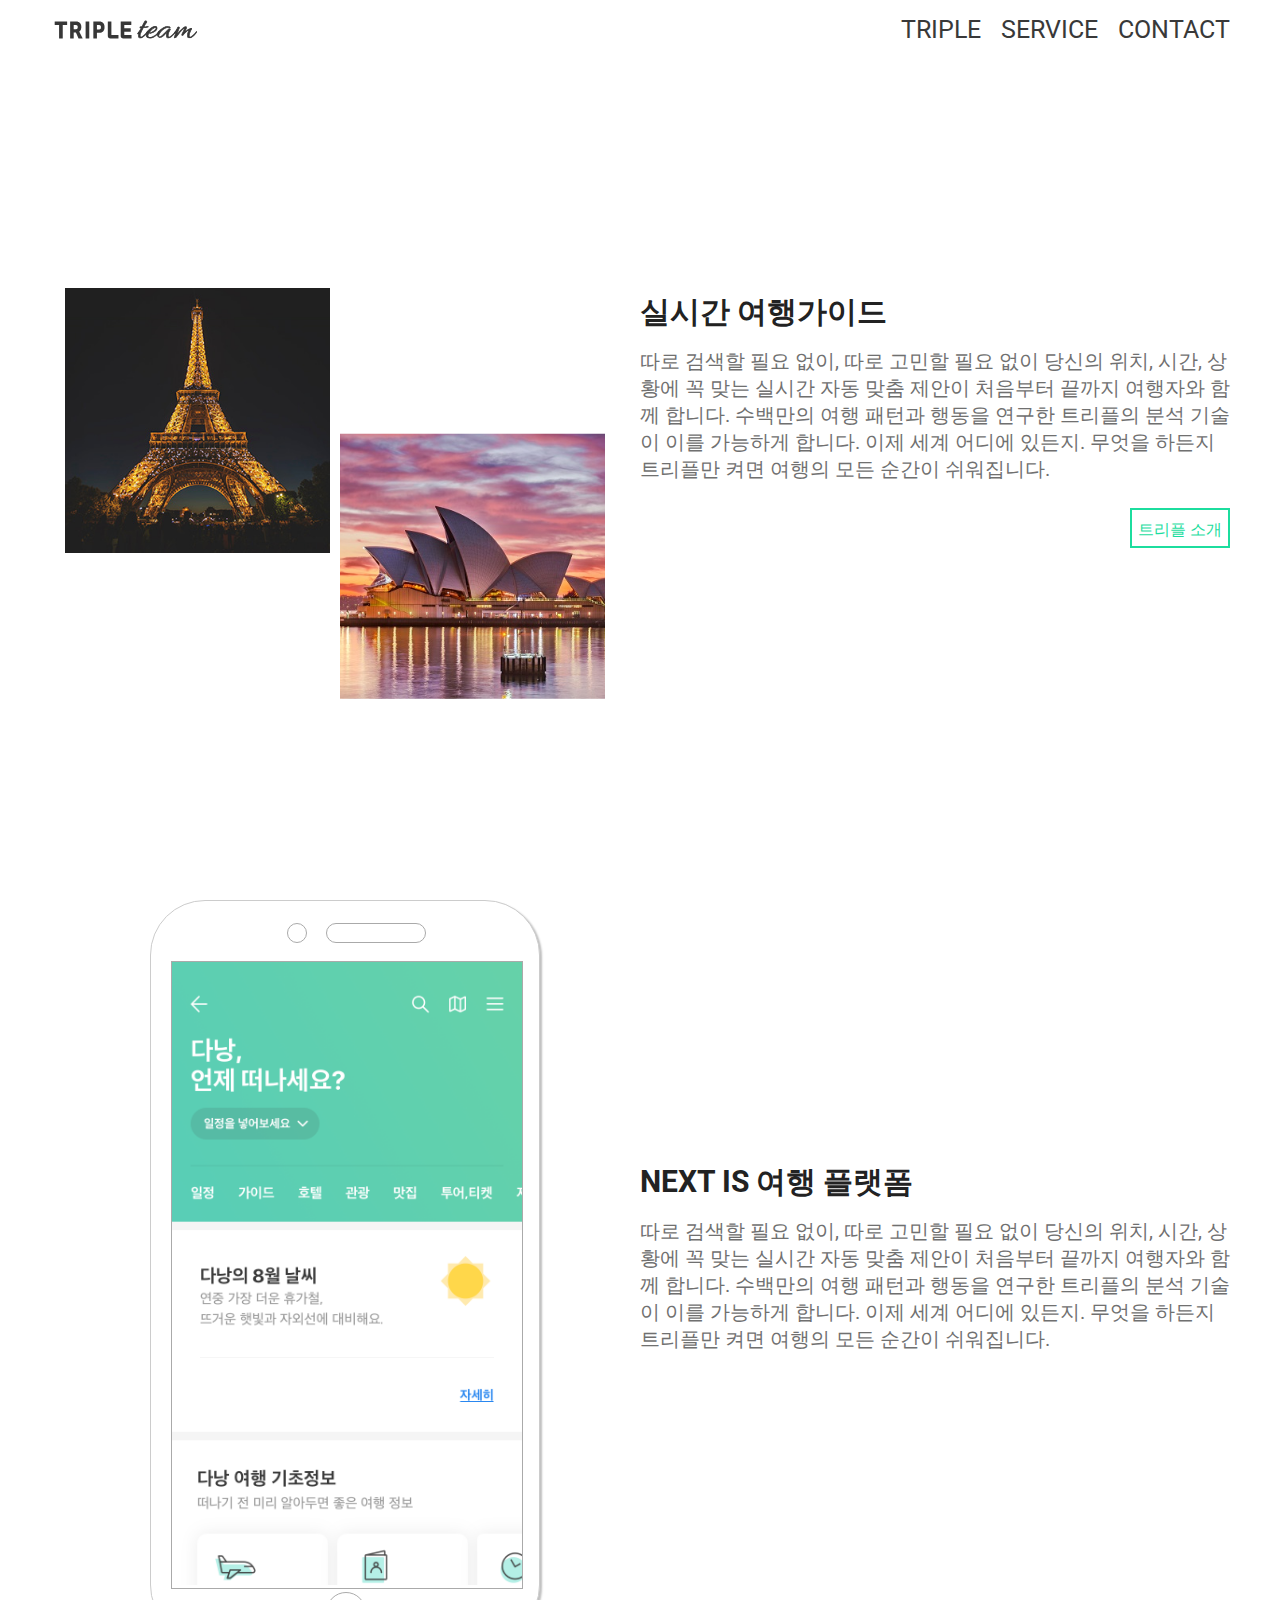
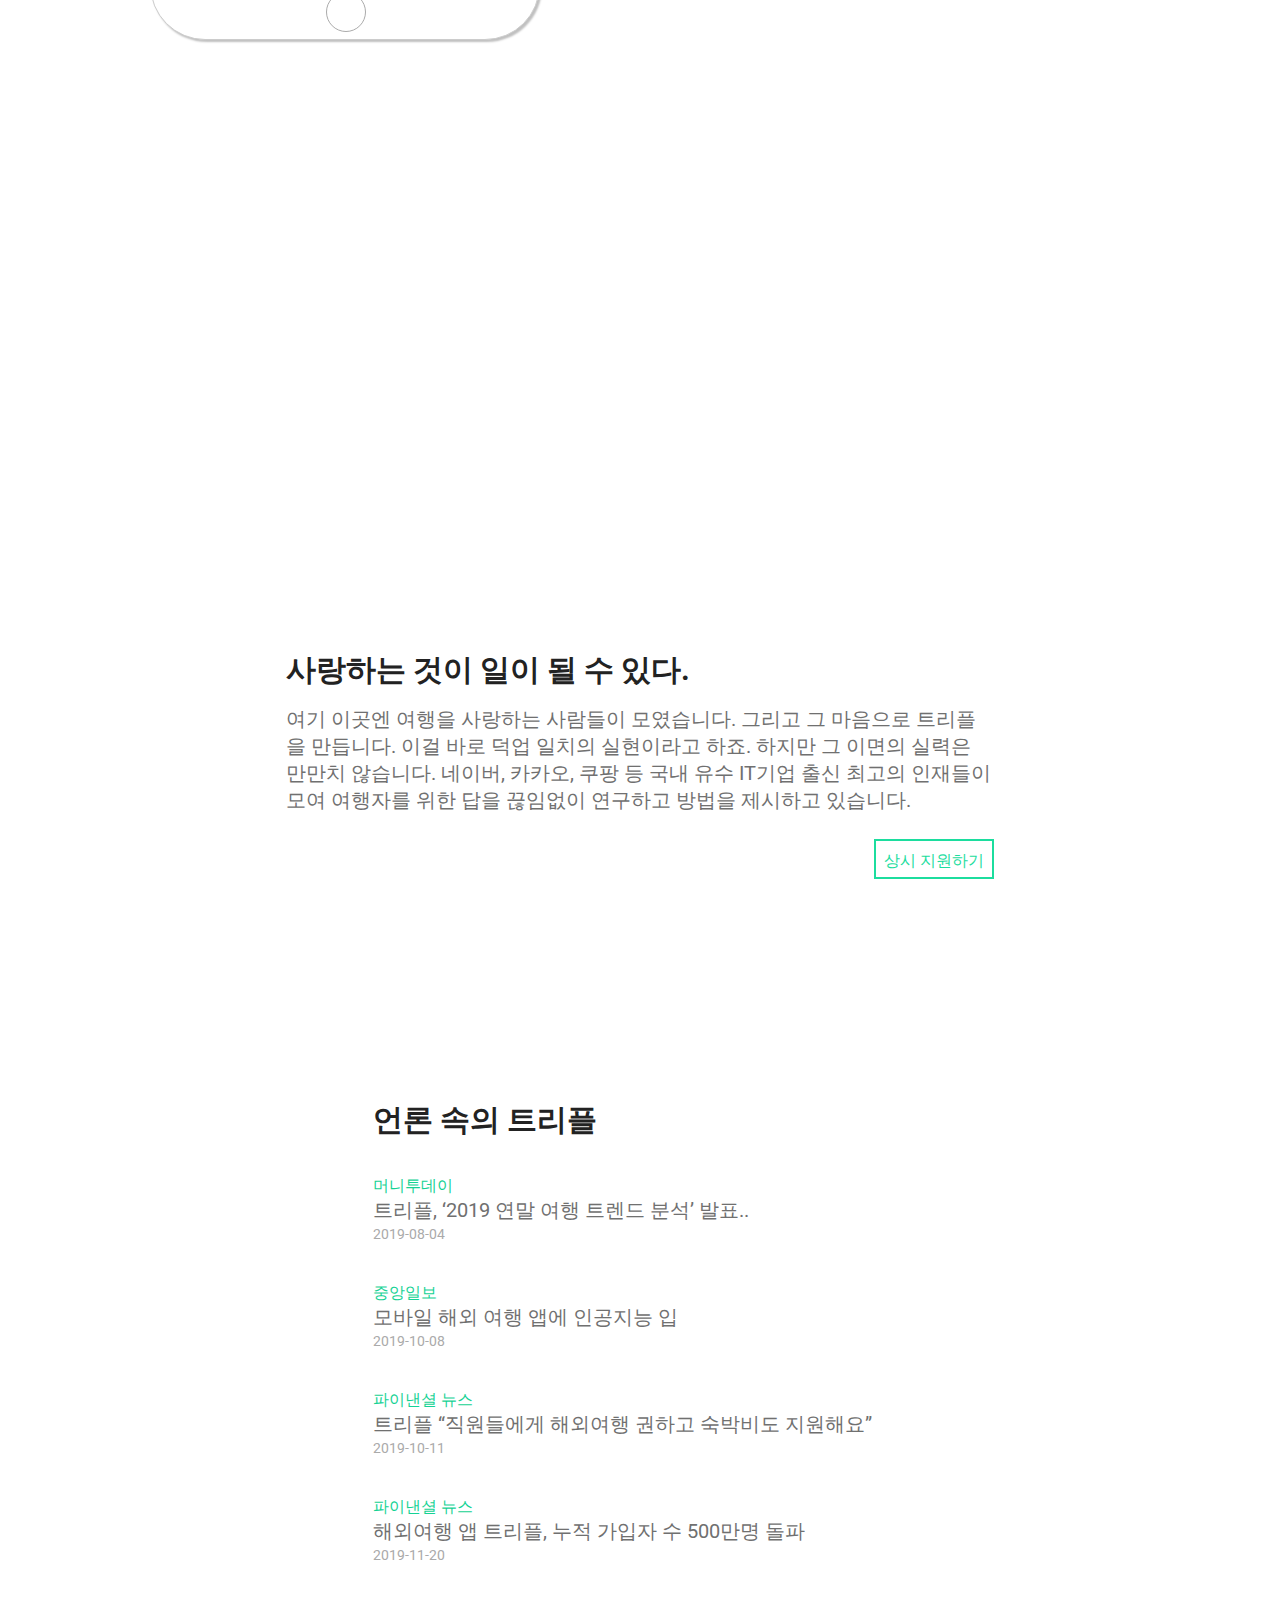
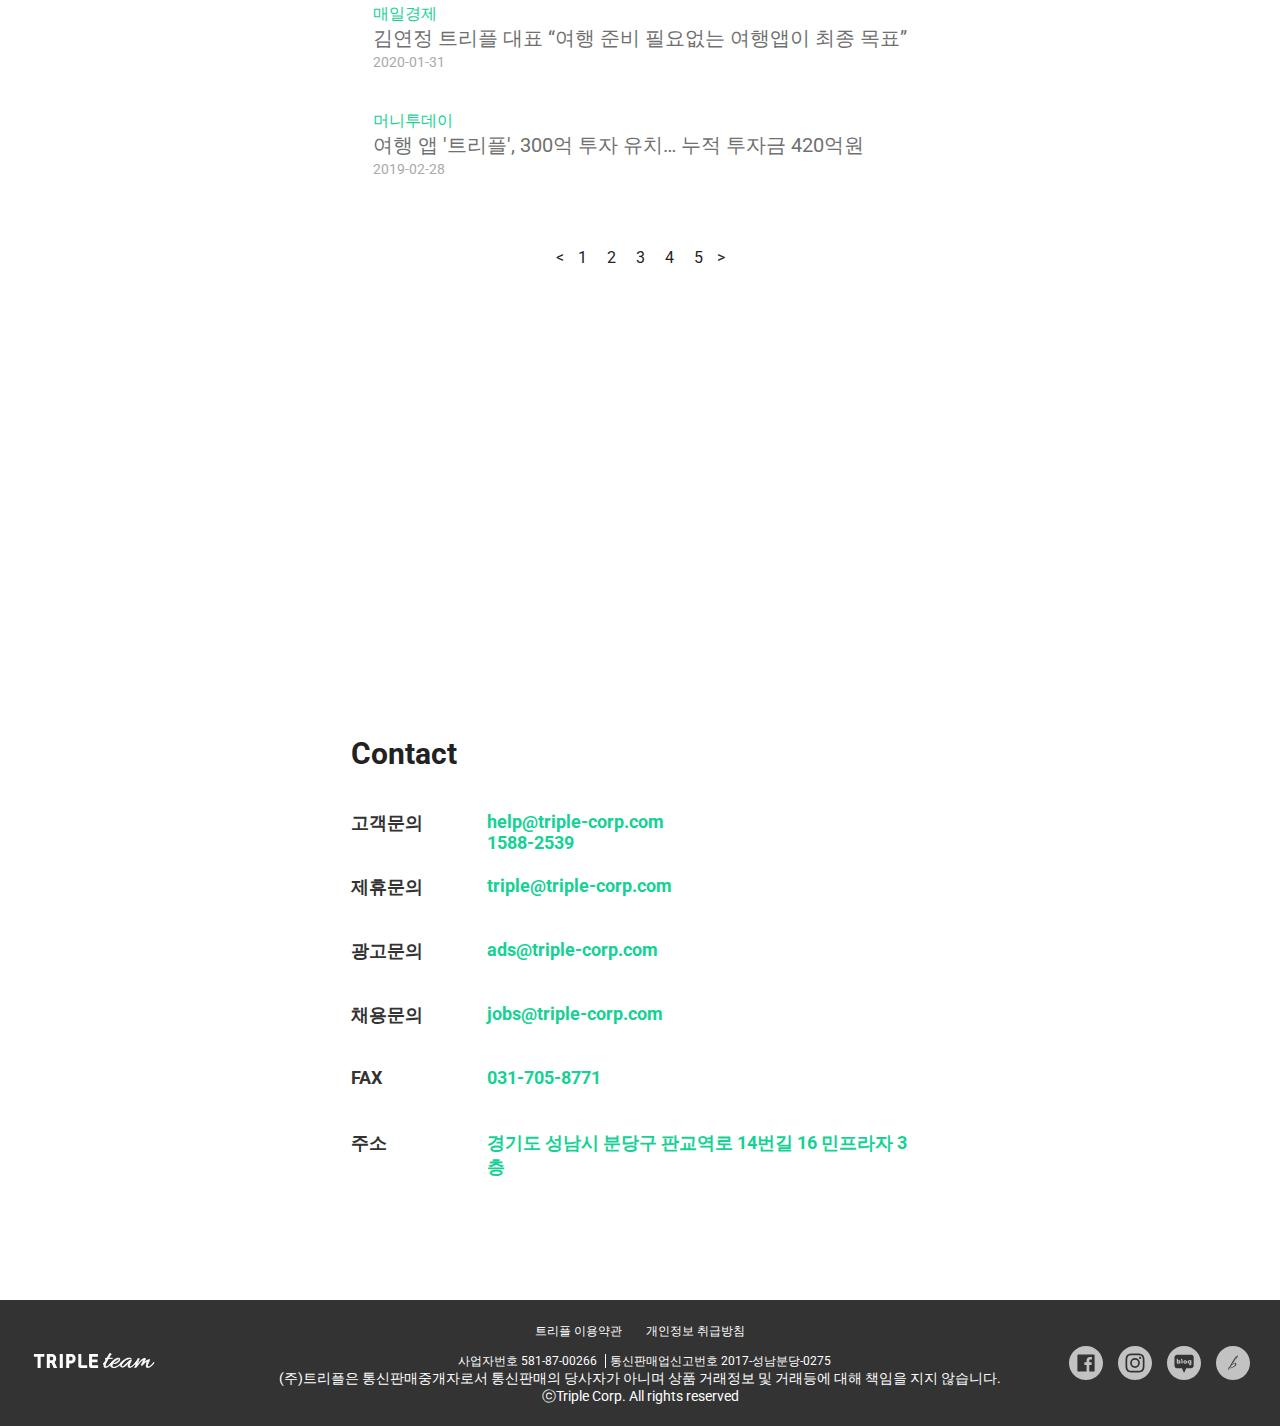
<file: service.html>
<!DOCTYPE html>
<html lang="en">
<head>
    <meta charset="UTF-8">
    <meta name="viewport" content="width=device-width, initial-scale=1.0, user-scalable=no">
    <title>service</title>
    <!-- <link rel="stylesheet" href="css/common.css"> -->
    <link rel="stylesheet" href="css/common.css">
    <link rel="stylesheet" href="css/service.css">
    <script src="https://ajax.googleapis.com/ajax/libs/jquery/3.4.1/jquery.min.js"></script>
    <script src="js/script.js"></script>
    <script src="js/service.js"></script>
</head>
<body>
     <!-- header START-->
     <nav>
        <div class="frame">
            <div class="header_con">
                <div class="logo">
                    <a href="index.html">
                        <img src="img/img-intro-logo-dark.svg" alt="logo">
                    </a>
                </div>
                <div class="menu">
                    <ul>
                        <li><a href="https://triple.guide/">Triple</a></li>
                        <li><a href="service.html#service">Service</a></li>
                        <li><a href="service.html#contact">Contact</a></li>
                    </ul>
                    <div class="menu_icon" href="#">
                        <a href="">
                            <span> </span>
                            <span> </span>
                            <span> </span>
                        </a>
                    </div>
                </div>
            </div>
        </div>   
    </nav>
    <!-- header END-->

    <!-- guide START -->
    <section id="guide" class="section">
        <div class="frame">
            <div class="guide_con">
                <div class="img">
                    <div class="landscape"></div>
                    <div class="landscape"></div>
                    <div class="space"></div>
                </div>
                <div class="txt">
                    <h4>실시간 여행가이드</h4>
                    <p>따로 검색할 필요 없이, 따로 고민할 필요 없이 당신의 위치, 시간, 상황에 꼭 맞는 실시간 자동 맞춤 제안이 처음부터 끝까지 여행자와 함께 합니다. 수백만의 여행 패턴과 행동을 연구한 트리플의 분석 기술이 이를 가능하게 합니다. 이제 세계 어디에 있든지. 무엇을 하든지 트리플만 켜면 여행의 모든 순간이 쉬워집니다.</p>
                    <a class="btn" href="https://triple.guide/">트리플 소개</a>
                </div>
            </div>
        </div>
    </section>    
 <!-- guide END -->

 <!-- platform START -->
    <section id="platform" class="section">
        <div class="frame">
            <div class="phone">
                <div class="phone_frame">
                    <div class="hole_01"></div>
                    <div class="hole_02"></div>
                    <div class="inside">
                        <img src="img/city-main-scroll.png" class="" alt="mobile screen">
                        <img src="img/city-main-mobile.png" alt="mobile screen">
                        <img src="img/city-main-bottom.png" alt="mobile screen">
                    </div>
                    <div class="hole_03"></div>
                </div>
            </div>
            <div class="wrap">
                <div class="txt">
                    <h4>NEXT IS 여행 플랫폼</h4>
                    <p>따로 검색할 필요 없이, 따로 고민할 필요 없이 당신의 위치, 시간, 상황에 꼭 맞는 실시간 자동 맞춤 제안이 처음부터 끝까지 여행자와 함께 합니다. 수백만의 여행 패턴과 행동을 연구한 트리플의 분석 기술이 이를 가능하게 합니다. 이제 세계 어디에 있든지. 무엇을 하든지 트리플만 켜면 여행의 모든 순간이 쉬워집니다.</p>
                </div>
            </div>
        </div>
    </section>
    <!-- section02 END -->

    <!-- section03 START -->
    <section id="apply" class="section">
        <div class="banner">
            <div class="img"></div>
        </div>
        <div class="frame">    
            <div class="txt">
                <h4>사랑하는 것이 일이 될 수 있다.</h4>
                <p>여기 이곳엔 여행을 사랑하는 사람들이 모였습니다. 그리고 그 마음으로 트리플을 만듭니다. 이걸 바로 덕업 일치의 실현이라고 하죠. 하지만 그 이면의 실력은 만만치 않습니다. 네이버, 카카오, 쿠팡 등 국내 유수 IT기업 출신 최고의 인재들이 모여 여행자를 위한 답을 끊임없이 연구하고 방법을 제시하고 있습니다.</p>
                <a class="btn" href="">상시 지원하기</a>
            </div>
        </div>
    </section>
    <!-- section03 END -->

    <!-- section04 START -->
    <section id="news" class="section">
        <div class="frame">
            <div class="article">
                <h4>언론 속의 트리플</h4>
                <ul>
                    <li>
                        <p>머니투데이</p>
                        <a href="">트리플, ‘2019 연말 여행 트렌드 분석’ 발표..</a>
                        <span>2019-08-04</span>
                    </li>
                    <li>
                        <p>중앙일보</p>
                        <a href="">모바일 해외 여행 앱에 인공지능 입</a>
                        <span>2019-10-08</span>
                    </li>
                    <li>
                        <p>파이낸셜 뉴스</p>
                        <a href="">트리플 “직원들에게 해외여행 권하고 숙박비도 지원해요”</a>
                        <span>2019-10-11</span>
                    </li>
                    <li>
                        <p>파이낸셜 뉴스</p>
                        <a href="">해외여행 앱 트리플, 누적 가입자 수 500만명 돌파</a>
                        <span>2019-11-20</span>
                    </li>
                    <li>
                        <p>매일경제</p>
                        <a href="">김연정 트리플 대표 “여행 준비 필요없는 여행앱이 최종 목표”</a>
                        <span>2020-01-31</span>
                    </li>
                    <li>
                        <p>머니투데이</p>
                        <a href="">여행 앱 '트리플', 300억 투자 유치… 누적 투자금 420억원</a>
                        <span>2019-02-28</span>
                    </li>
                </ul>
                <div class="pager">
                    <a href="">&lt;</a>
                    <ol>
                        <li><a href="">1</a></li>
                        <li><a href="">2</a></li>
                        <li><a href="">3</a></li>
                        <li><a href="">4</a></li>
                        <li><a href="">5</a></li>
                    </ol>
                    <a href="">&gt;</a>
                </div>
            </div>
        </div>
    </section>
    <!-- section04 END -->

    <!-- section05 START -->
    <section id="contact" class="section">
        <div class="frame">
            <div class="img">
                <div class="cloud"></div>
                <div class="cloud"></div>
                <div class="cloud"></div>
            </div>
            <div class="txt">
                <h4>Contact</h4>
                <div class="box">
                    <div class="title">고객문의</div>
                    <div class="info">
                        <p>help@triple-corp.com</p>
                        <p>1588-2539</p>
                        <span></span>
                    </div>
                </div>
                <div class="box">
                    <div class="title">제휴문의</div>
                    <div class="info">
                        <p>triple@triple-corp.com</p>
                    </div>
                </div>
                <div class="box">
                    <div class="title">광고문의</div>
                    <div class="info">
                        <p>ads@triple-corp.com</p>
                    </div>
                </div>
                <div class="box">
                    <div class="title">채용문의</div>
                    <div class="info">
                        <p>jobs@triple-corp.com</p>
                    </div>
                </div>
                <div class="box">
                    <div class="title">FAX</div>
                    <div class="info">
                        <p>031-705-8771</p>
                    </div>
                </div>
                <div class="box">
                    <div class="title">주소</div>
                    <div class="info">
                        <p>경기도 성남시 분당구 판교역로 14번길 16 민프라자 3층</p>
                    </div>
                </div>
            </div>
        </div>
    </section>
    <!-- section05 END -->

    <!-- footer START -->
    <footer>
        <div class="frame">
            <div class="logo">
                <a href=""><img src="img/img-intro-logo-light.svg" alt="logo"></a>
            </div>
            <div class="footer_con">
                <div class="link">
                    <a href="">트리플 이용약관</a> 
                    <a href="">개인정보 취급방침</a>
                </div>
                <div class="info">
                    <span>사업자번호 581-87-00266</span>
                    <span>통신판매업신고번호 2017-성남분당-0275</span>
                    <p>(주)트리플은 통신판매중개자로서 통신판매의 당사자가 아니며 상품 거래정보 및 거래등에 대해 책임을 지지 않습니다.</p>
                    <p>ⓒTriple Corp. All rights reserved</p>
                </div>
            </div>
            <div class="sns_btn">
                <ul>
                    <li><a href=""><img src="img/sns/btn-social-fb.svg" alt=""></a></li>
                    <li><a href=""><img src="img/sns/btn-social-insta.svg" alt=""></a></li>
                    <li><a href=""><img src="img/sns/btn-social-blog.svg" alt=""></a></li>
                    <li><a href=""><img src="img/sns/btn-social-brunch.svg" alt=""></a></li>
                </ul>
            </div>
        </div>
    </footer>
     <!-- footer END-->
</body>
</html>
</file>
<file: css/common.css>
@charset "utf-8";
@import url('https://fonts.googleapis.com/css?family=Roboto&display=swap');

/* common part*/
* {-webkit-box-sizing: border-box; -moz-box-sizing: border-box; box-sizing: border-box;}
html,body {margin:0; padding:0; font-family: 'Roboto', 'Nanum Gothic', sans-serif;}
header,section,article,aside,main,footer {display:block;}
header:after,section:after,article:after,aside:after,main:after,nav:after,footer:after{content:"";display:block;clear:both;}
ul,ol,li {margin:0; padding:0; list-style:none;}
h1,h2,h3,h4,h5,h6,p {margin:0;}
a {text-decoration: none;}
.clear {clear:both;}

/* HEADER */
header {width: 100%; height: 100vh; position: relative; overflow: hidden;}
header .video {height: 100%;}
header .video .video_space{height: 160%; width: 160%; position: absolute; top:50%; left:50%; transform:translate(-50%, -50%);}
header nav {display: none;}
header .dark_bg {position: absolute; top: 0; left: 0; background: url(../img/video_img.png); width: 100%; height: 100%;}
header .frame {max-width: 1200px; height: 100%; margin: 0 auto; padding:20px 0 60px;}
header .header_con {height: 60px;}
header .header_con .logo {float: left; padding-top: 15px;}
header .header_con .logo img{height: 30px;}
header .header_con .menu {float: right;}
header .header_con .menu ul {font-size: 0; }
header .header_con .menu ul li {display: inline-block; padding-left: 20px;}
header .header_con .menu ul li.close_btn {display: none;}
header .header_con .menu ul li a {font-size:25px; color:#fff; line-height: 60px; text-transform: uppercase;}
header .header_con .menu ul li:hover a {color:#393939;}
header .header_con .menu .menu_icon {display: none;}
header .header_txt {width: 100%; position: absolute; bottom: 80px;}
header .header_txt h3 {font-size: 5vw; color:#fff; line-height: 1.3; position: relative; z-index: 2; display: inline-block; line-height: 0.75;}
header .header_txt h3:nth-of-type(2) {margin-left: 9%; margin-top: 30px; padding-bottom: 35px;}
header .header_txt h3:after {content: ""; position: absolute; display: block; width: 0; height: 15px; background-color: #1cdd9e; transition: width 0.5s; z-index: -1; opacity: 0.7;}

header .header_txt h3:nth-of-type(2):after{transition-delay: 0.5s;}

header .header_txt h3.active:after {width: 100%;}

header .header_txt p {color: #fff; font-weight: bold; font-size: 17px; text-shadow: 0 0 3px rgba(255,255,255,0.3);}
.typing {display: inline-block; animation: cursor 0.3s infinite; } 
@keyframes cursor{ 
  0%{border-right: 1px solid #fff;} 
  50%{border-right: 1px solid transparent;} 
  100%{border-right: 1px solid #fff; } 
}

nav {width: 100%; height: 60px; position: fixed; top:0px; background: #fff; z-index: 3;}
nav .frame {max-width: 1220px; height: 100%; margin: 0 auto; padding:0 20px 60px;}
nav .header_con {}
nav .header_con .logo {float: left; padding-top: 15px;}
nav .header_con .logo img{height: 30px;}
nav .header_con .menu {float: right}
nav .header_con .menu ul {font-size: 0; }
nav .header_con .menu ul li {display: inline-block; padding-left: 20px;}
nav .header_con .menu ul li a {font-size:25px; color:#393939; line-height: 60px; text-transform: uppercase;} 


/* FOOTER */
footer {width:100%; height: auto; background: #333;}
footer .frame {max-width: 1220px; margin: 0 auto; position: relative; padding:20px;}
footer .logo {position: absolute; left: 0; top:50%; transform: translate(0, -50%);}
footer .logo a {}
footer .logo a img {height: 25px;}
footer .footer_con {text-align: center;}
footer .footer_con .link {}
footer .footer_con .link a {color:#fff; padding: 0 10px; font-size: 12px;}
footer .footer_con .info{color:#fff; padding-top: 10px;}
footer .footer_con .info span{font-size: 12px;}
footer .footer_con .info span:nth-of-type(1){border-right: 1px solid #fff; padding: 0 8px;}
footer .footer_con .info p{font-size: 14px;}
footer .sns_btn {position: absolute; top :50%; right: 0; transform: translate(0, -50%);}
footer .sns_btn ul {font-size: 0;}
footer .sns_btn ul li {display: inline-block; padding-left: 10px;}
footer .sns_btn ul li a {margin-left: 5px;}
footer .sns_btn ul li:first-child a {margin-left: 0;}
footer .sns_btn ul li a img{}

/* BUTTON */
.btn {position: relative; background: #fff; border:2px solid #1cdd9e; line-height: 30px; display: block; color: #1cdd9e; line-height: 40px; text-align: center;}
.btn::after {content: ""; position: absolute; top: 2px; left: 2px; width: 88px; height: 28px; border: 2px solid #1cdd9e; 
  opacity: 0; transition: opacity 0.3s;}   
#apply .btn::after {width: 108px;}  

.btn:hover::after {opacity: 1;}

@media(max-width:1199px){/* 1200px 미만 992 이상 */
  header .frame{padding: 0 20px;}
  nav .frame {padding: 0 20px 60px;}

  footer .logo {position: static; top: 0; transform: none; text-align: center;}
  footer .sns_btn {position: static; top :0; transform: none; margin: 0 auto;
  text-align: center; padding-top: 20px;}

}

@media(max-width:991px){/* 992px 미만 768px 이상 */
  header .video {background: url(../img/ezgif.com-video-to-gif.gif) no-repeat 50% 50%; background-size: cover;}
  header .video iframe {display: none;}
  header .dark_bg {background: transparent;}
  header .header_con .menu ul li a {color:#393939}
  header .header_txt h3 {color:#393939;}
  header .header_txt p {mix-blend-mode: exclusion;}
  header .header_con .menu ul li {display: inline-block; padding-left: 20px;}

  footer .sns_btn ul li {padding-left: 15px;}
}

@media(max-width:767px){/* 768px 미만*/
  header .header_con .menu ul,nav .header_con .menu ul{width: 50%; height: auto; background: rgba(0,0,0,0.8); padding: 10% 10px 5%; position: absolute;
  top:0; right: 0; z-index: -1;  opacity: 0; transition: opacity 0.5s;}
  header .header_con .menu ul.active, nav .header_con .menu ul.active {z-index: 10; opacity: 1;}
  header .header_con .menu ul.active li {display: block;}
  header .header_con .menu ul li, nav .header_con .menu ul li {text-align: center;}
  header .header_con .menu ul li{display: none;}
  nav .header_con .menu ul li{display: block;}
  header .header_con .menu ul li a, 
  nav .header_con .menu ul li a{display: block; line-height: 50px; color: #fff; font-size: 16px;}
  header .header_con .menu ul li:hover a, 
  nav .header_con .menu ul li:hover a{color: #1cdd9e;}

  header .header_con .menu .menu_icon,
  nav .header_con .menu .menu_icon{display: block; position: absolute; top: 0; right: 20px; width:30px; z-index: 11;}
  header .header_con .menu .menu_icon a, nav .header_con .menu .menu_icon a {display: block; position: relative; height: 60px;}
  header .header_con .menu .menu_icon a span, nav .header_con .menu .menu_icon a span{display: block; position: absolute; left: 0; width: 100%; height: 4px; background-color: #fff; border-radius: 4px; transition: all 0.4s;}
  nav .header_con .menu .menu_icon a span {background-color: #333;}
  header .header_con .menu .menu_icon a span:nth-child(1), nav .header_con .menu .menu_icon a span:nth-child(1) {top:10px;}
  header .header_con .menu .menu_icon a span:nth-child(2), nav .header_con .menu .menu_icon a span:nth-child(2) {top:20px;}
  header .header_con .menu .menu_icon a span:nth-child(3), nav .header_con .menu .menu_icon a span:nth-child(3) {top:30px;}
  
  header .header_con .menu .menu_icon.active a span:nth-child(1), nav .header_con .menu .menu_icon.active a span{}
  header .header_con .menu .menu_icon.active a span:nth-child(1), nav .header_con .menu .menu_icon.active a span:nth-child(1) {transform : rotate(45deg); transform-origin: left bottom; background-color: #fff; transition:transform 0.4s; }
  header .header_con .menu .menu_icon.active a span:nth-child(2), nav .header_con .menu .menu_icon.active a span:nth-child(2) {opacity: 0; background-color: #fff;}
  header .header_con .menu .menu_icon.active a span:nth-child(3), nav .header_con .menu .menu_icon.active a span:nth-child(3) {transform : rotate(-45deg) translate(-2px, 1px); transform-origin: left top; background-color: #fff; transition:transform 0.4s; }

}
</file>
<file: css/service.css>
/* guide */
#guide {width: 100%; height: 100vh;}
#guide:after {content: ""; display: block; clear: both;}
#guide .frame{max-width: 1220px; height: calc(100% - 60px); margin: 0 auto; position: relative; padding: 0 20px;}
#guide .frame .guide_con {width: 100%; height: 100%; display: flex; align-items: center; justify-content: space-around;}
#guide .frame .guide_con .img { float: left; font-size: 0; width: 50%; padding: 15px;}   
#guide .frame .guide_con .img .landscape {background-size: cover; background-repeat: no-repeat; background-position: 50% 50%; display: inline-block;}
#guide .frame .guide_con .img .landscape:nth-child(1) {background-image: url(../img/stephen-leonardi--UWtb-3v6jQ-unsplash.jpg); margin-right: 10px;}
#guide .frame .guide_con .img .landscape:nth-child(2) {background-image: url(../img/keith-zhu-qaNcz43MeY8-unsplash.jpg);  transform: translate(0, 55%);}
#guide .frame .guide_con .txt {width: 50%; float: left;} 
#guide .frame .guide_con .txt h4 {font-size:30px; color:#222222; padding-bottom: 15px;}
#guide .frame .guide_con .txt p {font-size:20px; color:#707070; width: 100%;}
#guide .frame .guide_con .txt a {float: right; margin-top: 25px; width: 100px; height: 40px;}

/* platform */
#platform {width: 100%; height: 100vh;}
#platform .frame {max-width: 1220px; height: calc(100% - 60px); margin: 0 auto; padding: 0 20px;}
#platform .frame .phone {width: 50%; height: 85%; float: left;}
#platform .frame .phone .phone_frame {position: relative; height: 740px; width: 390px; border:1px solid #ccc; overflow: hidden;
margin: 0 auto; padding: 60px 20px; border-radius: 55px;box-shadow: 2px 2px 2px rgba(0,0,0,0.25); background: #fff; }
#platform .frame  .phone .phone_frame .hole_01 {position: absolute; width:20px; height: 20px; border:1px solid #aaa; border-radius: 50px; 
top:3%; left: 35%;}
#platform .frame  .phone .phone_frame .hole_02 {position: absolute; width:100px; height: 20px; border:1px solid #aaa; border-radius: 50px;
    top:3%; left: 45%;}
#platform .frame  .phone .phone_frame .hole_03 {position: absolute; width:40px; height: 40px; border:1px solid #aaa; border-radius: 50px;
    bottom:1%; left: 45%; margin: 0 auto;}
#platform .frame  .phone .phone_frame .inside {overflow-y: auto; width: 352px; height: 628px; border: 1px solid #aaa; cursor: pointer;
    -ms-overflow-style: none; /* IE and Edge */
    scrollbar-width: none; /* Firefox */
}
#platform .frame  .phone .phone_frame .inside::-webkit-scrollbar {
    display: none; /* Chrome, Safari, Opera*/
}
#platform .frame  .phone .phone_frame .inside img {width: 100%; }

#platform .frame  .phone .phone_frame .inside img:nth-child(1){display: none;}
#platform .frame  .phone .phone_frame .inside img:nth-child(1).active{display: block; position: sticky; top:0; left: 0;}

#platform .frame .wrap {width: 50%; height: 85%; float: left; display: table;}
#platform .frame .wrap .txt {width: 60%; display: table-cell; vertical-align: middle;}
#platform .frame .wrap .txt h4 {font-size:30px; color:#222222; padding-bottom: 15px;}
#platform .frame .wrap .txt p {font-size:20px; color:#707070; width: 100%;}

/* apply */
#apply {width: 100%; height: 100vh;}
#apply .banner {width: 100%; height: 50%;}
#apply .banner .img {width: 100%; height: 80%; background: url(../img/img-bg-2.jpg) no-repeat 50% 50%; background-size: cover; background-attachment: fixed;} 
#apply .frame {max-width: 1220px; height: calc(100% - 60px); margin: 0 auto;  padding: 0 20px;}
#apply .frame .txt {width: 60%; height: 50%; margin: 0 auto;}
#apply .frame .txt h4 {font-size:30px; color:#222222; padding-bottom: 15px;}
#apply .frame .txt p {font-size:20px; color:#707070; }
#apply .frame .txt a {float: right; margin-top: 25px; width: 120px; height: 40px;}

/* news */
#news {width: 100%; height: 100vh;}
#news .frame {max-width: 800px; height: calc(100% - 60px); margin: 0 auto; text-align: center;  padding: 0 20px;}
#news h4 {font-size:30px; color:#222222; padding-bottom: 15px;}
#news .article {display: inline-block; text-align: left;}
#news .article ul {}
#news .article ul li {padding: 20px 0;}
#news .article ul li p{color:#15d294; font-size: 16px;}
#news .article ul li a{display: block; font-size: 20px; color:#707070;}
#news .article ul li span{font-size: 14px; color:#aaa;}

#news .pager {text-align: center; padding-top: 50px;}
#news .pager>a{font-size: 16px; color:#222222;}
#news .pager ol {display: inline-block; font-size: 0;}
#news .pager ol li {display: inline-block;  padding:0 10px;}
#news .pager ol li a{font-size: 16px; color:#222222;}


/* contact */
#contact {width: 100%; height: 100vh; text-align: center;}
#contact .frame {max-width: 800px; height: calc(100% - 60px); margin: 0 auto; padding: 0 20px;}
#contact .frame .img {height: 40%; background: url(../img/334188411.png) no-repeat 50% 50%; background-size: contain; position: relative; 
    overflow: hidden; opacity: 0; transition: opacity 1s;}
#contact .frame .img.active {opacity: 1;}
#contact .frame .img .cloud { position: absolute; top:0; left: 0;}
#contact .frame .img .cloud.active{top:-300px;}
#contact .frame .img .cloud:nth-child(1) {width: 100%; height: 100%; background: url(../img/cloud.png) 50% 50% no-repeat; 
    background-size: 100% auto;transition: top 3.5s;}
#contact .frame .img .cloud:nth-child(2) {width: 100%; height: 100%; background: url(../img/cloud.png) 50% 60% no-repeat;
    background-size: 100% auto;transition: top 4.5s;}
#contact .frame .img .cloud:nth-child(3) {width: 100%; height: 100%; background: url(../img/cloud.png) 50% 70% no-repeat; 
    background-size: 100% auto;transition: top 5.5s; }


#contact .frame .txt {display: inline-block; text-align: left; width: 76%; height: 60%;} 
#contact .frame .txt h4 {font-size:30px; color:#222222; padding-bottom: 30px;}
#contact .frame .txt .box {width: 100%; height: calc(16.66% - 20px); padding: 10px 0;}
#contact .frame .txt .box>div {float: left;}
#contact .frame .txt .box .title {width: 20%; color: #333333; font-size: 18px; font-weight: bold;}
#contact .frame .txt .box .info {width: calc(80% - 20px); padding-left: 20px; color: #15d294; font-size: 18px; font-weight: bold;}

@media(max-width:1199px){/* 1200px 미만 992 이상 */

}

@media(max-width:991px){/* 992px 미만 768px 이상 */
#guide {height: auto; padding: 100px 0 40px;}
#guide .frame .guide_con {display: block;}
#guide .frame .guide_con .img {float: none; width: 100%; height: auto; text-align: center; padding-bottom:15vw;}
#guide .frame .guide_con .txt {float: none; height: 100%; margin: 0 auto;}
#guide .frame .guide_con .txt h4 {font-size: 18px;}
#guide .frame .guide_con .txt p{font-size:14px;}

#platform {height: auto;}
#platform .frame .phone {float: none; height: auto; margin:  0 auto; width: 100%;}
#platform .frame .phone .phone_frame {height: 640px; width: 345px;}
#platform .frame .phone .phone_frame .inside {width: 305px; height: 524px;}
#platform .frame .wrap {float: none; height: auto; margin: 0 auto; padding-top:40px; padding-bottom: 40px;}
#platform .frame .wrap .txt h4 {font-size: 18px;}
#platform .frame .wrap .txt p {font-size:14px; color:#707070; width: 100%;}

#apply {height: auto; padding-bottom: 40px;}
#apply .banner {padding-bottom: 40px;}
#apply .banner .img {height: 200px;}
#apply .frame .txt {}
#apply .frame .txt h4 {font-size: 18px;}
#apply .frame .txt p {font-size:14px;}

#news {height: auto; padding-bottom: 40px;}
#news h4 {font-size:18px;}
#news .article ul li p {font-size:16px;}
#news .article ul li a {font-size:18px;}
#news .article ul li span {font-size:14px;}
#news .article ul li a{font-size: 16px;}

#contact .frame .txt h4 {font-size: 18px;}
#contact .frame .txt .box .title {font-size: 16px;}
#contact .frame .txt .box .info {font-size: 16px;}
}    


@media(max-width:767px){/* 768px 미만*/
#guide {padding-bottom: 40px;}
#guide .frame {padding: 0 15px;}
#guide .frame .guide_con .img {padding-bottom:24vw;}
#guide .frame .guide_con .img .landscape {width: 50%;}
#guide .frame .guide_con .txt {height: 100%; width:100%;}

#platform .frame {width: 100%; padding: 0;}
#platform .frame .phone .phone_frame {width: 300px; height: 540px; }
#platform .frame .phone .phone_frame .inside {width: 260px; height: 420px;}
#platform .frame .wrap {width: 100%; padding: 40px 15px 20px;}

#apply .frame {padding: 0 15px; width: 100%;}
#apply .frame .txt {width: 100%;}

#contact {word-break: keep-all;}

#contact .frame .txt .box .title {font-weight: normal;}
#contact .frame .txt .box .info {font-weight: normal;}
}

@media(max-width:353px){/* 768px 미만*/

}
</file>
